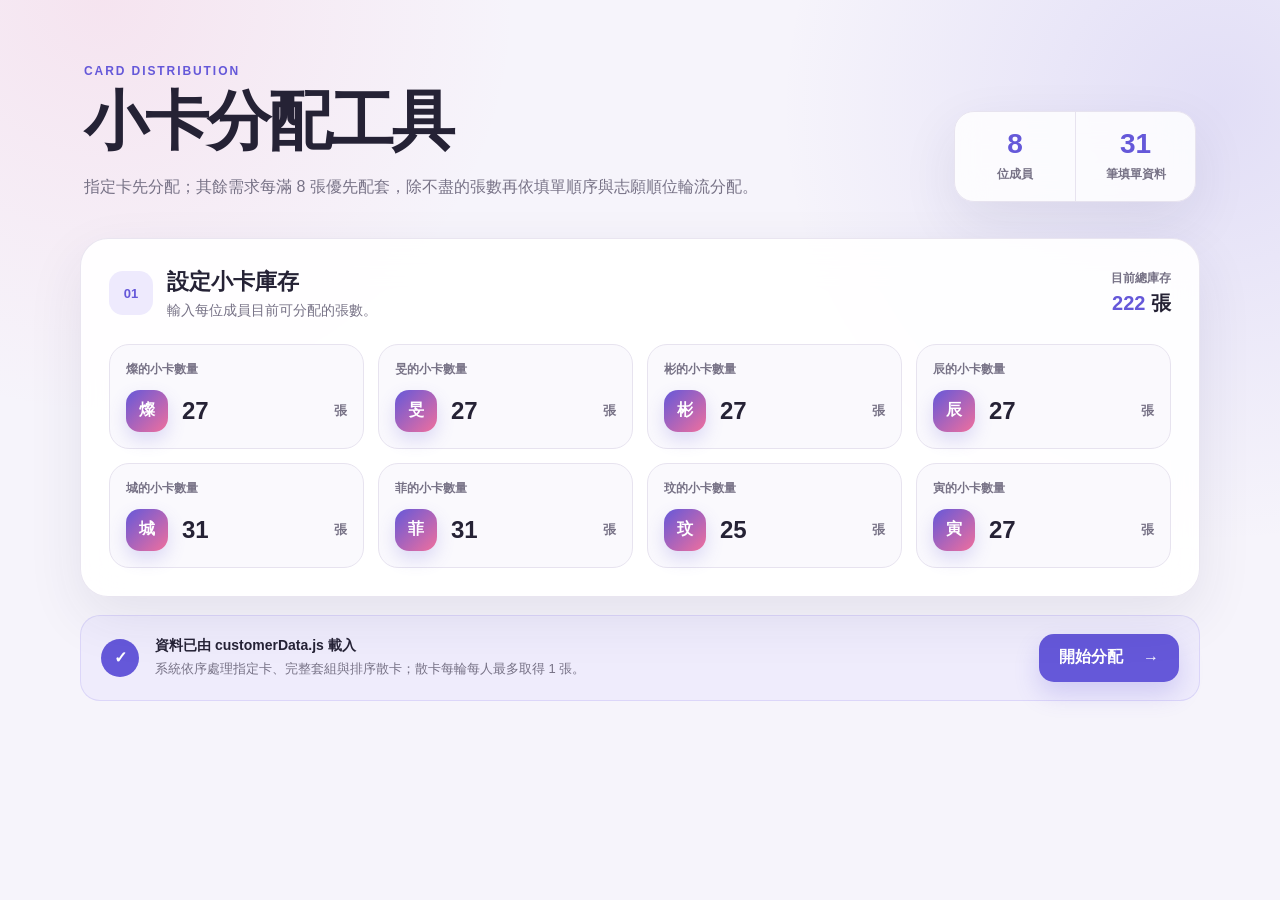
<file: index.html>
<!DOCTYPE html>
<html lang="zh-Hant">
<head>
  <meta charset="UTF-8" />
  <meta name="viewport" content="width=device-width, initial-scale=1.0" />
  <meta name="description" content="依完整套組、填單順序與志願順位分配小卡庫存。" />
  <title>小卡分配工具</title>
  <link rel="stylesheet" href="./style.css" />
</head>
<body>
  <main class="app">
    <header class="hero">
      <div class="hero__content">
        <span class="hero__eyebrow">CARD DISTRIBUTION</span>
        <h1>小卡分配工具</h1>
        <p>
          指定卡先分配；其餘需求每滿 8 張優先配套，除不盡的張數再依填單順序與志願順位輪流分配。
        </p>
      </div>

      <div class="hero__info" aria-label="分配規則摘要">
        <div class="hero__info-item">
          <strong>8</strong>
          <span>位成員</span>
        </div>
        <div class="hero__info-item">
          <strong id="customerCount">0</strong>
          <span>筆填單資料</span>
        </div>
      </div>
    </header>

    <section class="panel stock-panel" aria-labelledby="stockTitle">
      <div class="section-heading">
        <div>
          <span class="section-heading__index">01</span>
          <div>
            <h2 id="stockTitle">設定小卡庫存</h2>
            <p>輸入每位成員目前可分配的張數。</p>
          </div>
        </div>

        <div class="stock-total">
          <span>目前總庫存</span>
          <strong><span id="stockTotal">0</span> 張</strong>
        </div>
      </div>

      <div class="stock-grid" id="stockGrid"></div>
      <div class="error" id="errorBox" role="alert"></div>
    </section>

    <section class="rule-card" aria-label="分配流程">
      <div class="rule-card__icon">✓</div>
      <div>
        <strong>資料已由 customerData.js 載入</strong>
        <p>系統依序處理指定卡、完整套組與排序散卡；散卡每輪每人最多取得 1 張。</p>
      </div>
      <button class="btn btn-primary" id="distributeBtn" type="button">
        <span>開始分配</span>
        <span aria-hidden="true">→</span>
      </button>
    </section>

    <section class="panel result-panel" id="resultPanel" aria-labelledby="resultTitle">
      <div class="section-heading result-heading">
        <div>
          <span class="section-heading__index">02</span>
          <div>
            <h2 id="resultTitle">分配結果</h2>
            <p>依填單順序顯示每位客人的完整套組與額外小卡。</p>
          </div>
        </div>
      </div>

      <div class="summary-box" id="summaryBox"></div>
      <div class="result-grid" id="resultGrid"></div>

      <div class="remaining">
        <div class="remaining__heading">
          <div>
            <span class="remaining__eyebrow">REMAINING STOCK</span>
            <h3>剩餘庫存</h3>
          </div>
          <span id="remainingTotal" class="remaining__total"></span>
        </div>
        <div class="remaining-grid" id="remainingGrid"></div>
      </div>
    </section>
  </main>

  <script src="./customerData.js"></script>
  <script src="./app.js"></script>
</body>
</html>
</file>
<file: style.css>
:root {
  --bg: #f6f4fb;
  --surface: #ffffff;
  --surface-soft: #faf9fd;
  --primary: #6558d9;
  --primary-dark: #5145c4;
  --primary-soft: #eeeafd;
  --accent: #f06f9d;
  --text: #252235;
  --muted: #777286;
  --border: #e7e3ef;
  --danger: #c94f6c;
  --danger-soft: #fff0f4;
  --success: #258563;
  --success-soft: #eaf8f2;
  --shadow: 0 20px 55px rgba(49, 39, 91, 0.09);
  --radius-xl: 28px;
  --radius-lg: 20px;
  --radius-md: 14px;
}

* {
  box-sizing: border-box;
}

html {
  scroll-behavior: smooth;
}

body {
  margin: 0;
  min-height: 100vh;
  color: var(--text);
  background:
    radial-gradient(circle at 8% 0%, rgba(240, 111, 157, 0.12), transparent 28%),
    radial-gradient(circle at 95% 12%, rgba(101, 88, 217, 0.14), transparent 30%),
    var(--bg);
  font-family: "Noto Sans TC", "PingFang TC", "Microsoft JhengHei", sans-serif;
}

button,
input {
  font: inherit;
}

button {
  -webkit-tap-highlight-color: transparent;
}

.app {
  width: min(1120px, calc(100% - 40px));
  margin: 0 auto;
  padding: 56px 0 80px;
}

.hero {
  display: flex;
  justify-content: space-between;
  align-items: flex-end;
  gap: 40px;
  margin-bottom: 28px;
  padding: 8px 4px;
}

.hero__content {
  max-width: 700px;
}

.hero__eyebrow,
.remaining__eyebrow {
  display: block;
  margin-bottom: 10px;
  color: var(--primary);
  font-size: 12px;
  font-weight: 900;
  letter-spacing: 0.16em;
}

.hero h1 {
  margin: 0;
  font-size: clamp(38px, 6vw, 64px);
  line-height: 1.05;
  letter-spacing: -0.04em;
}

.hero p {
  margin: 18px 0 0;
  color: var(--muted);
  font-size: 16px;
  line-height: 1.8;
}

.hero__info {
  display: flex;
  flex: 0 0 auto;
  overflow: hidden;
  border: 1px solid var(--border);
  border-radius: var(--radius-lg);
  background: rgba(255, 255, 255, 0.82);
  box-shadow: var(--shadow);
  backdrop-filter: blur(16px);
}

.hero__info-item {
  min-width: 120px;
  padding: 18px 22px;
  text-align: center;
}

.hero__info-item + .hero__info-item {
  border-left: 1px solid var(--border);
}

.hero__info-item strong,
.hero__info-item span {
  display: block;
}

.hero__info-item strong {
  color: var(--primary);
  font-size: 28px;
  line-height: 1;
}

.hero__info-item span {
  margin-top: 8px;
  color: var(--muted);
  font-size: 12px;
  font-weight: 700;
}

.panel {
  padding: 28px;
  border: 1px solid rgba(231, 227, 239, 0.9);
  border-radius: var(--radius-xl);
  background: rgba(255, 255, 255, 0.92);
  box-shadow: var(--shadow);
  backdrop-filter: blur(20px);
}

.section-heading {
  display: flex;
  justify-content: space-between;
  align-items: center;
  gap: 24px;
  margin-bottom: 24px;
}

.section-heading > div:first-child {
  display: flex;
  align-items: center;
  gap: 14px;
}

.section-heading__index {
  display: grid;
  flex: 0 0 auto;
  width: 44px;
  height: 44px;
  place-items: center;
  border-radius: 14px;
  color: var(--primary);
  background: var(--primary-soft);
  font-size: 13px;
  font-weight: 900;
}

.section-heading h2,
.remaining h3 {
  margin: 0;
}

.section-heading h2 {
  font-size: 22px;
}

.section-heading p {
  margin: 5px 0 0;
  color: var(--muted);
  font-size: 14px;
}

.stock-total {
  text-align: right;
}

.stock-total span,
.stock-total strong {
  display: block;
}

.stock-total > span {
  margin-bottom: 3px;
  color: var(--muted);
  font-size: 12px;
  font-weight: 700;
}

.stock-total strong {
  font-size: 20px;
}

.stock-total strong span {
  display: inline;
  color: var(--primary);
}

.stock-grid {
  display: grid;
  grid-template-columns: repeat(4, minmax(0, 1fr));
  gap: 14px;
}

.stock-item {
  position: relative;
  padding: 16px;
  border: 1px solid var(--border);
  border-radius: var(--radius-lg);
  background: var(--surface-soft);
  transition: border-color 0.2s ease, transform 0.2s ease, box-shadow 0.2s ease;
}

.stock-item:focus-within {
  border-color: rgba(101, 88, 217, 0.5);
  box-shadow: 0 0 0 4px rgba(101, 88, 217, 0.08);
  transform: translateY(-2px);
}

.stock-item label {
  display: block;
  margin-bottom: 12px;
  color: var(--muted);
  font-size: 12px;
  font-weight: 800;
}

.stock-input-row {
  display: flex;
  align-items: center;
  gap: 12px;
}

.member-dot {
  display: grid;
  flex: 0 0 auto;
  width: 42px;
  height: 42px;
  place-items: center;
  border-radius: 14px;
  color: #fff;
  background: linear-gradient(135deg, var(--primary), var(--accent));
  box-shadow: 0 8px 18px rgba(101, 88, 217, 0.2);
  font-weight: 900;
}

.stock-item input {
  width: 100%;
  min-width: 0;
  border: 0;
  outline: 0;
  color: var(--text);
  background: transparent;
  font-size: 24px;
  font-weight: 900;
}

.stock-unit {
  flex: 0 0 auto;
  color: var(--muted);
  font-size: 13px;
  font-weight: 700;
}

.rule-card {
  display: grid;
  grid-template-columns: auto 1fr auto;
  align-items: center;
  gap: 16px;
  margin-top: 18px;
  padding: 18px 20px;
  border: 1px solid rgba(101, 88, 217, 0.15);
  border-radius: var(--radius-lg);
  background: rgba(238, 234, 253, 0.78);
}

.rule-card__icon {
  display: grid;
  width: 38px;
  height: 38px;
  place-items: center;
  border-radius: 50%;
  color: #fff;
  background: var(--primary);
  font-weight: 900;
}

.rule-card strong {
  font-size: 14px;
}

.rule-card p {
  margin: 4px 0 0;
  color: var(--muted);
  font-size: 13px;
  line-height: 1.6;
}

.btn {
  display: inline-flex;
  align-items: center;
  justify-content: center;
  gap: 20px;
  min-height: 48px;
  padding: 0 20px;
  border: 0;
  border-radius: 15px;
  cursor: pointer;
  font-weight: 900;
  transition: transform 0.2s ease, box-shadow 0.2s ease, background 0.2s ease;
}

.btn:hover {
  transform: translateY(-2px);
}

.btn:active {
  transform: translateY(0);
}

.btn:focus-visible {
  outline: 3px solid rgba(101, 88, 217, 0.25);
  outline-offset: 3px;
}

.btn-primary {
  color: #fff;
  background: var(--primary);
  box-shadow: 0 12px 24px rgba(101, 88, 217, 0.22);
}

.btn-primary:hover {
  background: var(--primary-dark);
  box-shadow: 0 16px 28px rgba(101, 88, 217, 0.28);
}

.error {
  display: none;
  margin-top: 16px;
  padding: 13px 15px;
  border-radius: var(--radius-md);
  color: var(--danger);
  background: var(--danger-soft);
  font-size: 14px;
  font-weight: 800;
}

.error.is-visible {
  display: block;
}

.result-panel {
  display: none;
  margin-top: 28px;
}

.result-panel.is-visible {
  display: block;
  animation: result-enter 0.35s ease both;
}

@keyframes result-enter {
  from {
    opacity: 0;
    transform: translateY(14px);
  }
  to {
    opacity: 1;
    transform: translateY(0);
  }
}

.summary-box {
  margin-bottom: 20px;
  padding: 16px 18px;
  border: 1px solid rgba(37, 133, 99, 0.12);
  border-radius: var(--radius-md);
  color: var(--success);
  background: var(--success-soft);
  font-size: 14px;
  font-weight: 900;
}

.result-grid {
  display: grid;
  grid-template-columns: repeat(3, minmax(0, 1fr));
  gap: 15px;
}

.result-card {
  position: relative;
  overflow: hidden;
  padding: 20px;
  border: 1px solid var(--border);
  border-radius: var(--radius-lg);
  background: var(--surface);
}

.result-card::before {
  position: absolute;
  top: 0;
  left: 0;
  width: 100%;
  height: 4px;
  background: linear-gradient(90deg, var(--primary), var(--accent));
  content: "";
}

.result-card__top {
  display: flex;
  justify-content: space-between;
  align-items: flex-start;
  gap: 12px;
  margin-bottom: 16px;
}

.result-card h3 {
  margin: 0;
  overflow-wrap: anywhere;
  font-size: 18px;
}

.result-progress {
  flex: 0 0 auto;
  padding: 5px 9px;
  border-radius: 999px;
  color: var(--primary);
  background: var(--primary-soft);
  font-size: 12px;
  font-weight: 900;
}

.result-meta {
  margin-top: 5px;
  color: var(--muted);
  font-size: 12px;
}


.preference-block {
  margin-bottom: 16px;
  padding: 13px 14px;
  border: 1px dashed rgba(101, 88, 217, 0.24);
  border-radius: var(--radius-md);
  background: #fbfaff;
}

.preference-title {
  margin-bottom: 9px;
  color: var(--muted);
  font-size: 12px;
  font-weight: 900;
}

.preference-list {
  display: flex;
  flex-wrap: wrap;
  gap: 7px;
}

.preference-item {
  display: inline-flex;
  align-items: center;
  gap: 6px;
  min-height: 30px;
  padding: 4px 9px 4px 5px;
  border: 1px solid var(--border);
  border-radius: 999px;
  color: var(--text);
  background: var(--surface);
  font-size: 13px;
  font-weight: 900;
}

.preference-rank {
  display: inline-grid;
  width: 21px;
  height: 21px;
  place-items: center;
  border-radius: 50%;
  color: #fff;
  background: var(--primary);
  font-size: 10px;
  font-weight: 900;
}

.full-set {
  display: flex;
  justify-content: space-between;
  align-items: center;
  margin-bottom: 16px;
  padding: 12px 14px;
  border-radius: var(--radius-md);
  color: #514797;
  background: var(--primary-soft);
  font-size: 13px;
  font-weight: 800;
}

.full-set strong {
  font-size: 16px;
}

.extra-title {
  margin-bottom: 9px;
  color: var(--muted);
  font-size: 12px;
  font-weight: 800;
}

.chips {
  display: flex;
  flex-wrap: wrap;
  gap: 7px;
  min-height: 32px;
}

.chip {
  display: inline-grid;
  min-width: 32px;
  height: 32px;
  padding: 0 10px;
  place-items: center;
  border: 1px solid rgba(101, 88, 217, 0.12);
  border-radius: 999px;
  color: #514797;
  background: #f5f2ff;
  font-size: 13px;
  font-weight: 900;
}

.chip.is-empty {
  color: var(--muted);
  border-color: transparent;
  background: #f3f2f6;
  font-weight: 700;
}

.warning {
  margin-top: 14px;
  padding-top: 12px;
  border-top: 1px dashed #f0c8d2;
  color: var(--danger);
  font-size: 12px;
  font-weight: 900;
}

.remaining {
  margin-top: 28px;
  padding-top: 24px;
  border-top: 1px solid var(--border);
}

.remaining__heading {
  display: flex;
  justify-content: space-between;
  align-items: flex-end;
  gap: 20px;
}

.remaining__eyebrow {
  margin-bottom: 6px;
}

.remaining__total {
  color: var(--muted);
  font-size: 13px;
  font-weight: 800;
}

.remaining-grid {
  display: grid;
  grid-template-columns: repeat(4, minmax(0, 1fr));
  gap: 10px;
  margin-top: 16px;
}

.remaining-item {
  display: flex;
  justify-content: space-between;
  align-items: center;
  padding: 13px 15px;
  border: 1px solid var(--border);
  border-radius: var(--radius-md);
  background: var(--surface-soft);
  font-size: 14px;
  font-weight: 800;
}

.remaining-item strong {
  color: var(--primary);
}

@media (max-width: 900px) {
  .hero {
    align-items: flex-start;
    flex-direction: column;
  }

  .stock-grid {
    grid-template-columns: repeat(2, minmax(0, 1fr));
  }

  .result-grid {
    grid-template-columns: repeat(2, minmax(0, 1fr));
  }
}

@media (max-width: 640px) {
  .app {
    width: min(100% - 24px, 1120px);
    padding: 32px 0 56px;
  }

  .hero {
    gap: 24px;
  }

  .hero__info {
    width: 100%;
  }

  .hero__info-item {
    flex: 1;
    min-width: 0;
    padding: 16px 12px;
  }

  .panel {
    padding: 20px;
    border-radius: 22px;
  }

  .section-heading {
    align-items: flex-start;
  }

  .section-heading__index {
    width: 40px;
    height: 40px;
  }

  .stock-total {
    display: none;
  }

  .stock-grid,
  .result-grid,
  .remaining-grid {
    grid-template-columns: 1fr;
  }

  .rule-card {
    grid-template-columns: auto 1fr;
  }

  .rule-card .btn {
    grid-column: 1 / -1;
    width: 100%;
  }

  .remaining__heading {
    align-items: flex-start;
    flex-direction: column;
    gap: 8px;
  }
}

.preference-block {
  margin-bottom: 16px;
  padding: 12px 14px;
  border: 1px solid var(--border);
  border-radius: var(--radius-md);
  background: var(--surface-soft);
}

.preference-title {
  margin-bottom: 9px;
  color: var(--muted);
  font-size: 12px;
  font-weight: 900;
}

.preference-list {
  display: flex;
  flex-wrap: wrap;
  gap: 7px;
}

.preference-item {
  display: inline-flex;
  align-items: center;
  gap: 5px;
  padding: 5px 8px 5px 5px;
  border-radius: 999px;
  color: var(--text);
  background: #fff;
  font-size: 12px;
  font-weight: 900;
}

.preference-rank {
  display: inline-grid;
  width: 20px;
  height: 20px;
  place-items: center;
  border-radius: 50%;
  color: var(--primary);
  background: var(--primary-soft);
  font-size: 10px;
}

.allocation-block {
  margin-top: 16px;
  padding-top: 14px;
  border-top: 1px dashed var(--border);
}

.allocation-title {
  display: flex;
  justify-content: space-between;
  align-items: baseline;
  gap: 10px;
  margin-bottom: 10px;
  color: var(--text);
  font-size: 12px;
  font-weight: 900;
}

.allocation-title small {
  color: var(--muted);
  font-size: 10px;
  font-weight: 700;
}

.allocation-list {
  display: flex;
  flex-wrap: wrap;
  gap: 7px;
}

.allocation-item {
  display: inline-flex;
  align-items: center;
  gap: 6px;
  min-height: 30px;
  padding: 4px 9px 4px 4px;
  border: 1px solid transparent;
  border-radius: 999px;
  font-size: 12px;
  font-weight: 900;
}

.allocation-item.is-set {
  color: #514797;
  border-color: rgba(101, 88, 217, 0.14);
  background: var(--primary-soft);
}

.allocation-item.is-extra {
  color: #a53f65;
  border-color: rgba(240, 111, 157, 0.18);
  background: #fff0f5;
}

.allocation-rank {
  display: inline-grid;
  width: 21px;
  height: 21px;
  place-items: center;
  border-radius: 50%;
  background: rgba(255, 255, 255, 0.8);
  font-size: 9px;
}

@media (max-width: 640px) {
  .allocation-title {
    align-items: flex-start;
    flex-direction: column;
    gap: 3px;
  }
}
\n\n/* 指定卡顯示 */
.fixed-block {
  margin-top: 0;
  margin-bottom: 16px;
  padding: 13px 14px;
  border: 1px solid rgba(37, 133, 99, 0.16);
  border-radius: var(--radius-md);
  background: var(--success-soft);
}

.fixed-chip {
  color: var(--success);
  border-color: rgba(37, 133, 99, 0.16);
  background: #f0fbf6;
}

.allocation-item.is-fixed {
  color: var(--success);
  border-color: rgba(37, 133, 99, 0.18);
  background: var(--success-soft);
}

.allocation-item.is-set {
  color: #514797;
  border-color: rgba(101, 88, 217, 0.14);
  background: var(--primary-soft);
}

.allocation-item.is-extra {
  color: #a53f65;
  border-color: rgba(240, 111, 157, 0.18);
  background: #fff0f5;
}
</file>
